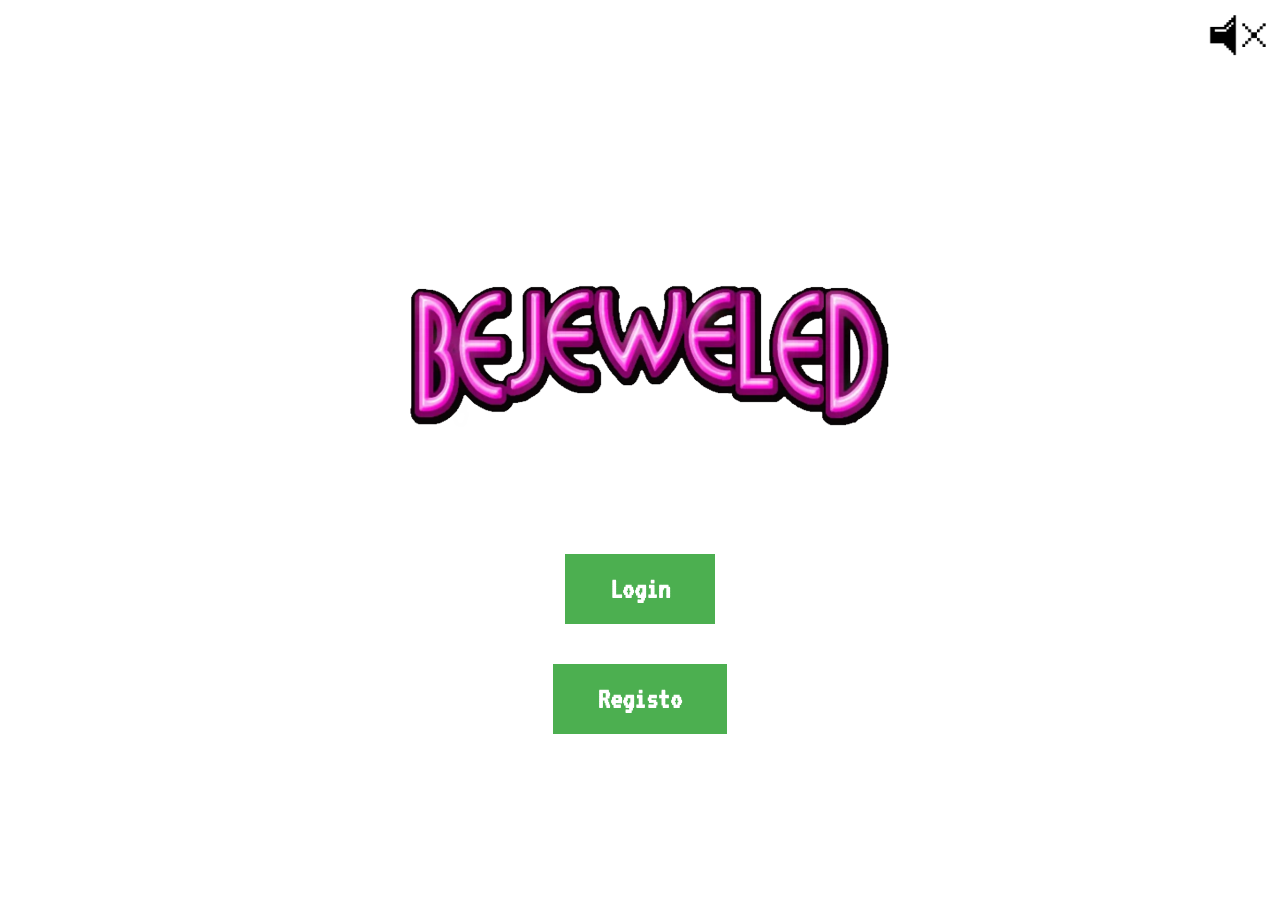
<file: index.html>
<!--
ITW 25/26 Grupo 50

David Coelho 65929 - PL 23
Miguel Horta 62208 - PL 23
Rodrigo Duarte 60354 - PL 23
-->

<!DOCTYPE html>
<html>
    <head>
        <title>Bejeweled</title>
        <link rel="preconnect" href="https://fonts.googleapis.com">
        <link rel="preconnect" href="https://fonts.gstatic.com" crossorigin>
        <link href="https://fonts.googleapis.com/css2?family=VT323&display=swap" rel="stylesheet">
        <link rel="stylesheet" href="CSS/styles.css">
    </head>
    <body>
        <audio class="bg-music" src="Media/music.mp3"></audio>
        <button type="button" class="music-toggle">
            <img class="music-toggle__icon" src="Media/mute.png" alt="">
        </button>
        <script src="JavaScript/scripts.js"></script>
        <div class="index-container">
            <img src="Media/logo.png" alt="Logo Bejeweled" class="logo">
            <a href="login.html" class="botoes-do-index">Login</a>
            <a href="registo.html" class="botoes-do-index">Registo</a>
        </div>
    </body>
</html>
</file>
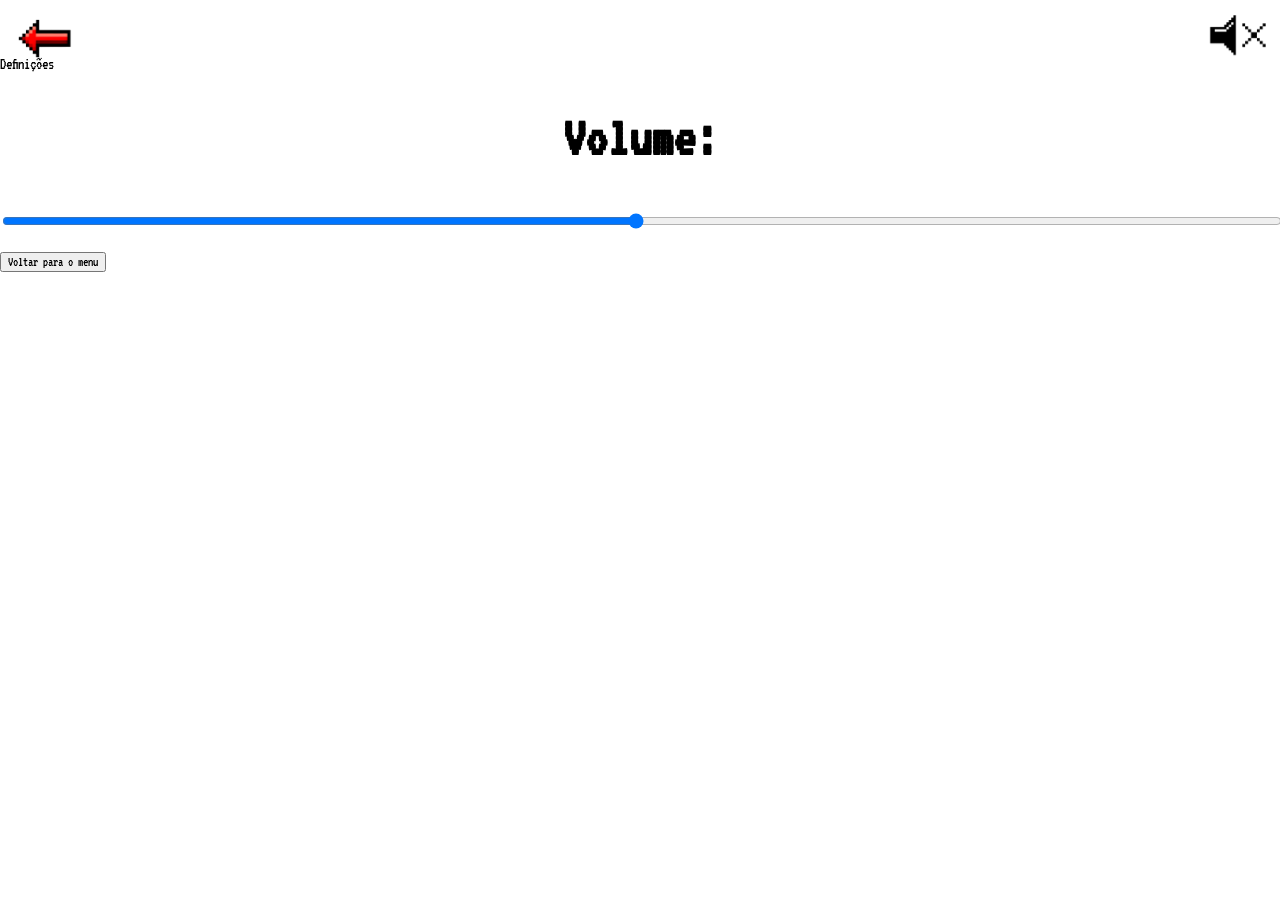
<file: Definicoes.html>
<html>
    <head>
        <title>Bejeweled - Definições</title>
        <link rel="preconnect" href="https://fonts.googleapis.com">
<link rel="preconnect" href="https://fonts.gstatic.com" crossorigin>
<link href="https://fonts.googleapis.com/css2?family=VT323&display=swap" rel="stylesheet">
        <link rel="stylesheet" href="CSS/styles.css">
    </head>

    <body>
        
        <a class="nav-back" href="menu.html"><img src="Media/seta_tras.png" alt="Voltar"></a>
        <audio class="bg-music" src="Media/music.mp3"></audio>
        <button type="button" class="music-toggle">
            <img class="music-toggle__icon" src="Media/mute.png" alt="">
        </button>
        <script src="JavaScript/scripts.js"></script>
        <header>
            <p id="titulo">Definições</p>
        </header>
        <h1>Volume:</h1>
        <input type="range" min="1" max="100" value="50" step="0.01">
        <a href="menu.html"><button>Voltar para o menu</button></a>
    </body>
</html>
</file>
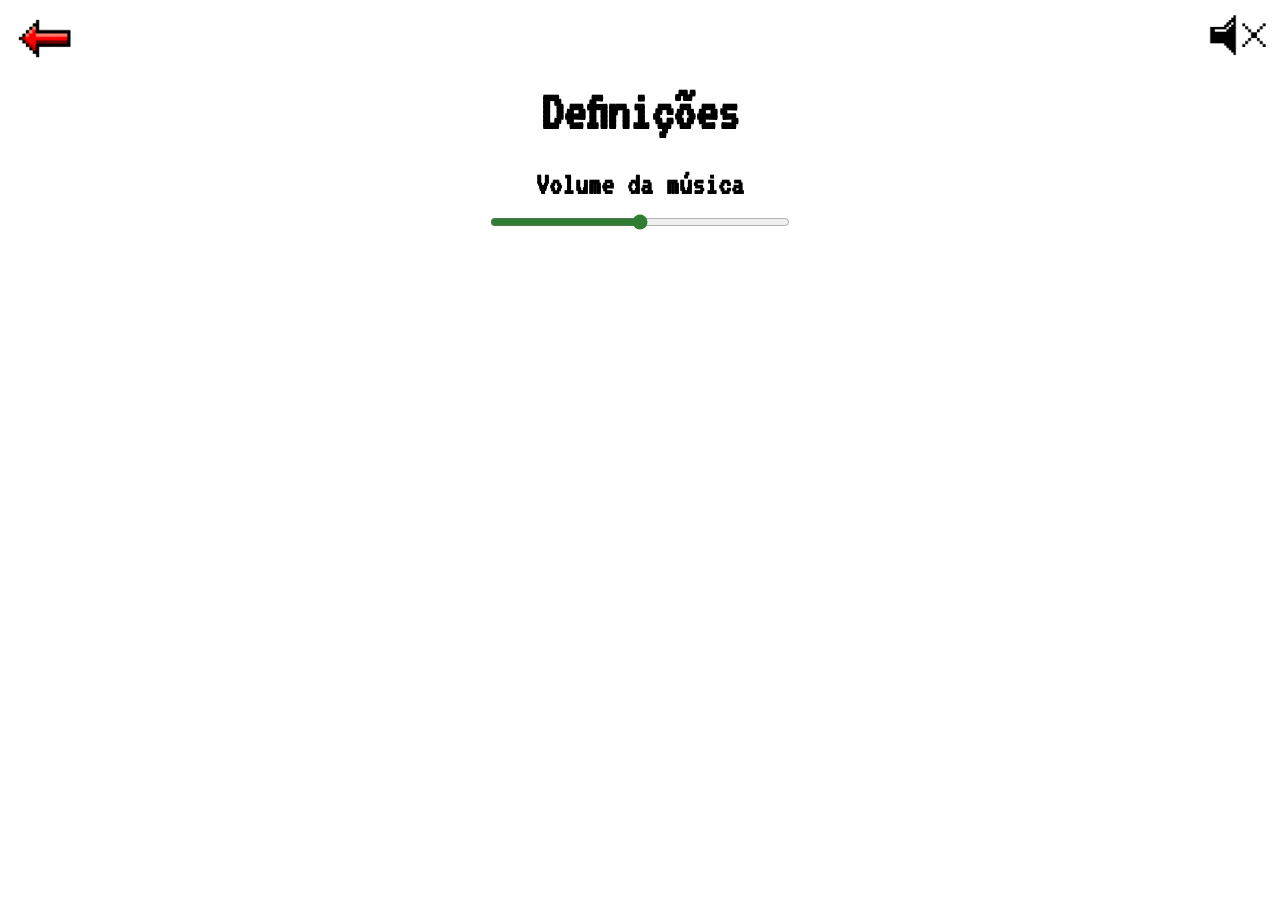
<file: definicoes.html>
<!--
ITW 25/26 Grupo 50

David Coelho 65929 - PL 23
Miguel Horta 62208 - PL 23
Rodrigo Duarte 60354 - PL 23
-->

<!DOCTYPE html>
<html lang="pt">
    <head>
        <title>Bejeweled - Definições</title>
        <meta charset="utf-8">
        <meta name="viewport" content="width=device-width, initial-scale=1.0">
        <link rel="preconnect" href="https://fonts.googleapis.com">
        <link rel="preconnect" href="https://fonts.gstatic.com" crossorigin>
        <link href="https://fonts.googleapis.com/css2?family=VT323&display=swap" rel="stylesheet">
        <link rel="stylesheet" href="CSS/styles.css">
    </head>
    <body>
        <a class="nav-back" href="menu.html"><img src="Media/seta_tras.png" alt="Voltar"></a>
        <audio class="bg-music" src="Media/music.mp3"></audio>
        <button type="button" class="music-toggle">
            <img class="music-toggle__icon" src="Media/mute.png" alt="">
        </button>

        <div class="definicoes-pagina">
            <h1 class="definicoes-titulo">Definições</h1>

            <div class="volume-bloco">
                <label for="volume-slider">Volume da música</label>
                <input type="range" id="volume-slider" class="volume-slider" min="0" max="100" value="50" step="1">
            </div>
 
        </div>

        <script src="JavaScript/scripts.js"></script>
    </body>
</html>
</file>
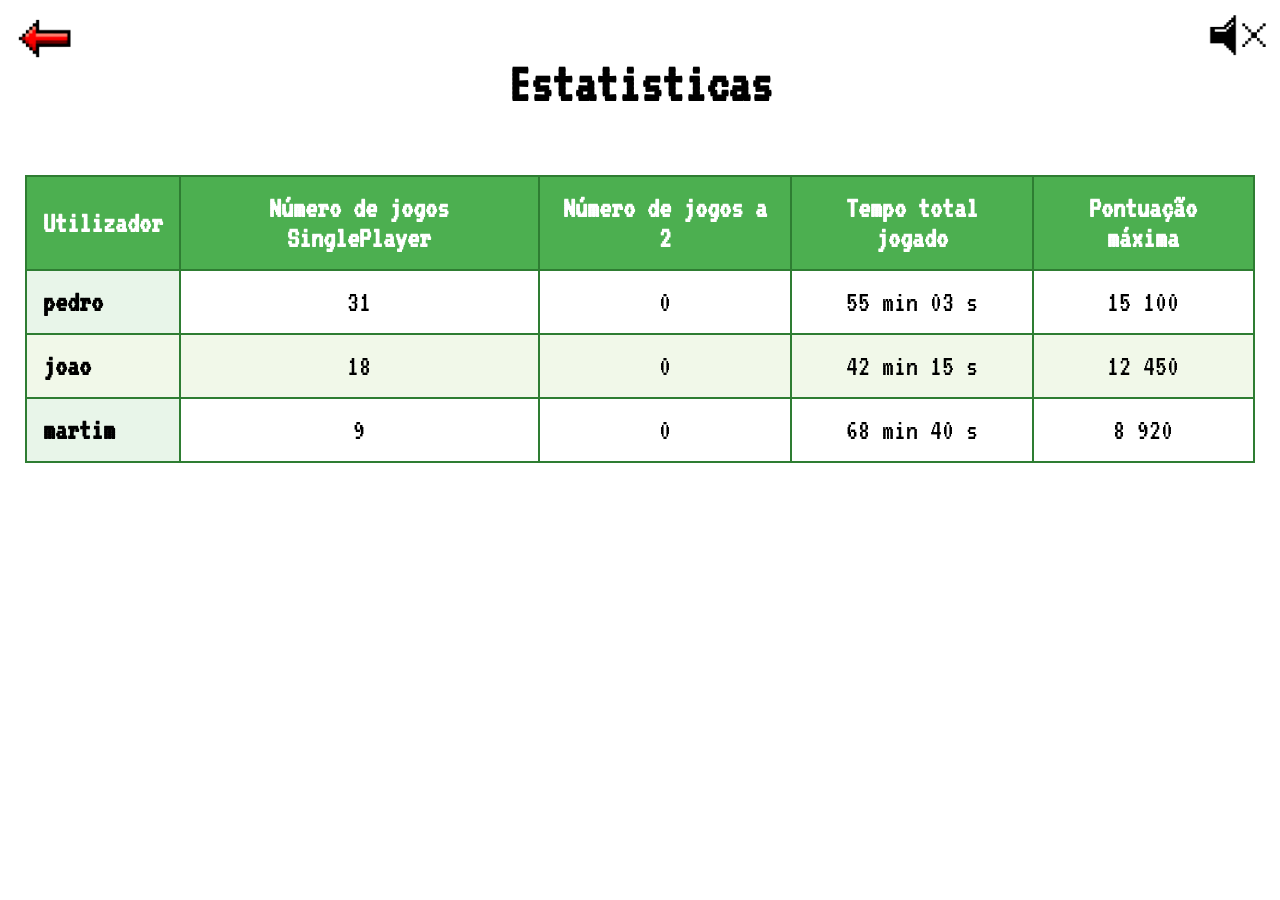
<file: estatisticas.html>
<!--
ITW 25/26 Grupo 50

David Coelho 65929 - PL 23
Miguel Horta 62208 - PL 23
Rodrigo Duarte 60354 - PL 23
-->

<html>
    <head>
        <title>Bejeweled - Estatisticas</title>
<link rel="preconnect" href="https://fonts.googleapis.com">
<link rel="preconnect" href="https://fonts.gstatic.com" crossorigin>
<link href="https://fonts.googleapis.com/css2?family=VT323&display=swap" rel="stylesheet">
        <link rel="stylesheet" href="CSS/styles.css">
    </head>

    <body>
        
        <a class="nav-back" href="menu.html"><img src="Media/seta_tras.png" alt="Voltar"></a>
        <audio class="bg-music" src="Media/music.mp3"></audio>
        <button type="button" class="music-toggle">
            <img class="music-toggle__icon" src="Media/mute.png" alt="">
        </button>
        <header class="estatisticas-header">
            <h1>Estatisticas</h1>
        </header>

        <main class="estatisticas-main">
            <div class="estatisticas-tabela-wrap">
                <table class="estatisticas-tabela">
                    <thead>
                        <tr>
                            <th scope="col">Utilizador</th>
                            <th scope="col">Número de jogos SinglePlayer</th>
                            <th scope="col">Número de jogos a 2</th>
                            <th scope="col">Tempo total jogado</th>
                            <th scope="col">Pontuação máxima</th>
                        </tr>
                    </thead>
                    <tbody></tbody>
                    
                </table>
            </div>
        </main>

        <script src="JavaScript/scripts.js"></script>
</body>
</html>
</file>
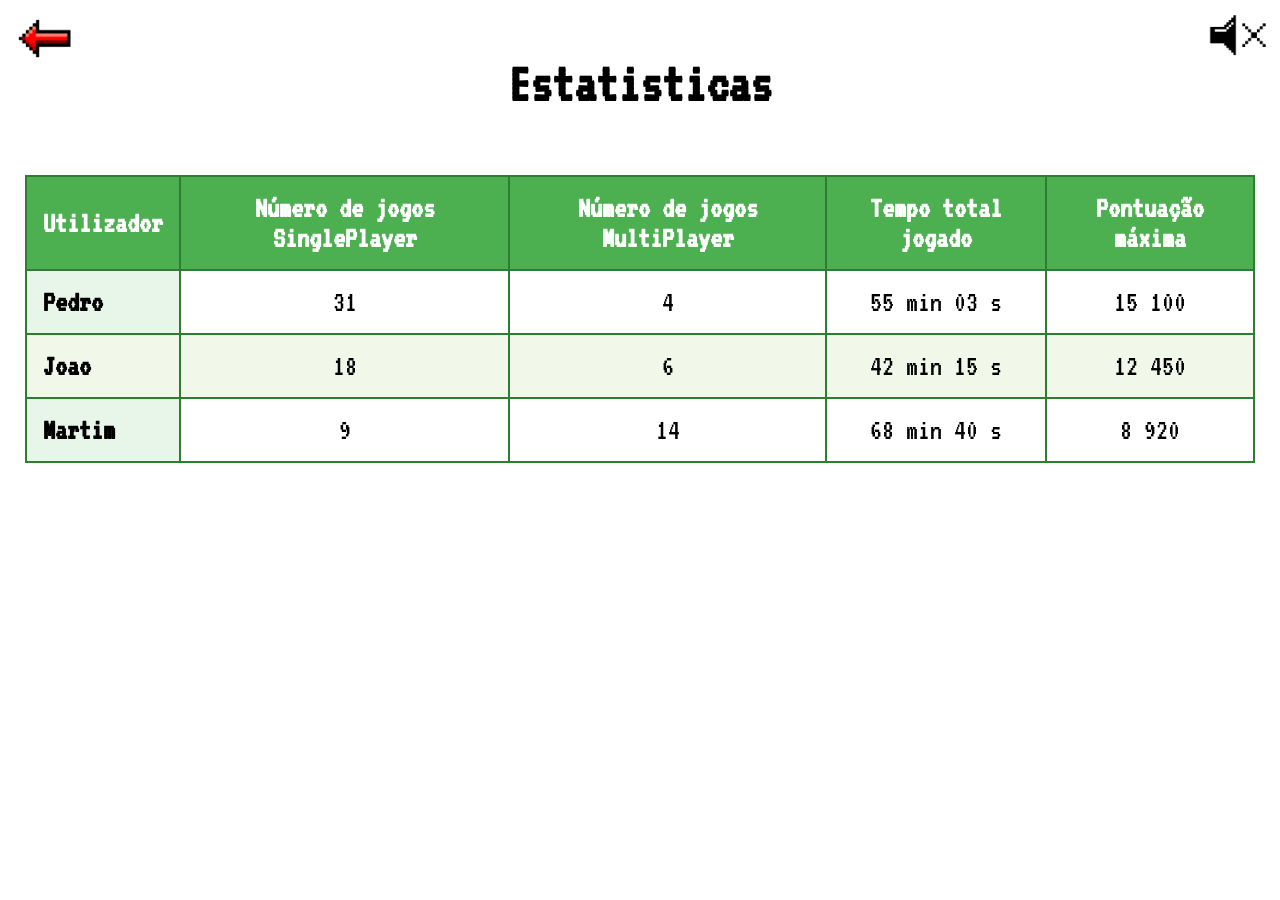
<file: Estatisticas.html>
<html>
    <head>
        <title>Bejeweled - Estatisticas</title>
<link rel="preconnect" href="https://fonts.googleapis.com">
<link rel="preconnect" href="https://fonts.gstatic.com" crossorigin>
<link href="https://fonts.googleapis.com/css2?family=VT323&display=swap" rel="stylesheet">
        <link rel="stylesheet" href="CSS/styles.css">
    </head>

    <body>
        
        <a class="nav-back" href="menu.html"><img src="Media/seta_tras.png" alt="Voltar"></a>
        <audio class="bg-music" src="Media/music.mp3"></audio>
        <button type="button" class="music-toggle">
            <img class="music-toggle__icon" src="Media/mute.png" alt="">
        </button>
        <script src="JavaScript/scripts.js"></script>
        <header>
            <h1>Estatisticas</h1>
        </header>

        <main class="estatisticas-main">
            <div class="estatisticas-tabela-wrap">
                <table class="estatisticas-tabela">
                    <thead>
                        <tr>
                            <th scope="col">Utilizador</th>
                            <th scope="col">Número de jogos SinglePlayer</th>
                            <th scope="col">Número de jogos MultiPlayer</th>
                            <th scope="col">Tempo total jogado</th>
                            <th scope="col">Pontuação máxima</th>
                        </tr>
                    </thead>
                    <tbody>
                        <tr>
                            <th scope="row">Pedro</th>
                            <td>31</td>
                            <td>4</td>
                            <td>55 min 03 s</td>
                            <td>15 100</td>
                        </tr>
                        <tr>
                            <th scope="row">Joao</th>
                            <td>18</td>
                            <td>6</td>
                            <td>42 min 15 s</td>
                            <td>12 450</td>
                        </tr>
                        <tr>
                            <th scope="row">Martim</th>
                            <td>9</td>
                            <td>14</td>
                            <td>68 min 40 s</td>
                            <td>8 920</td>
                        </tr>
                    </tbody>
                    
                </table>
            </div>
        </main>

    </body>
</html>
</file>
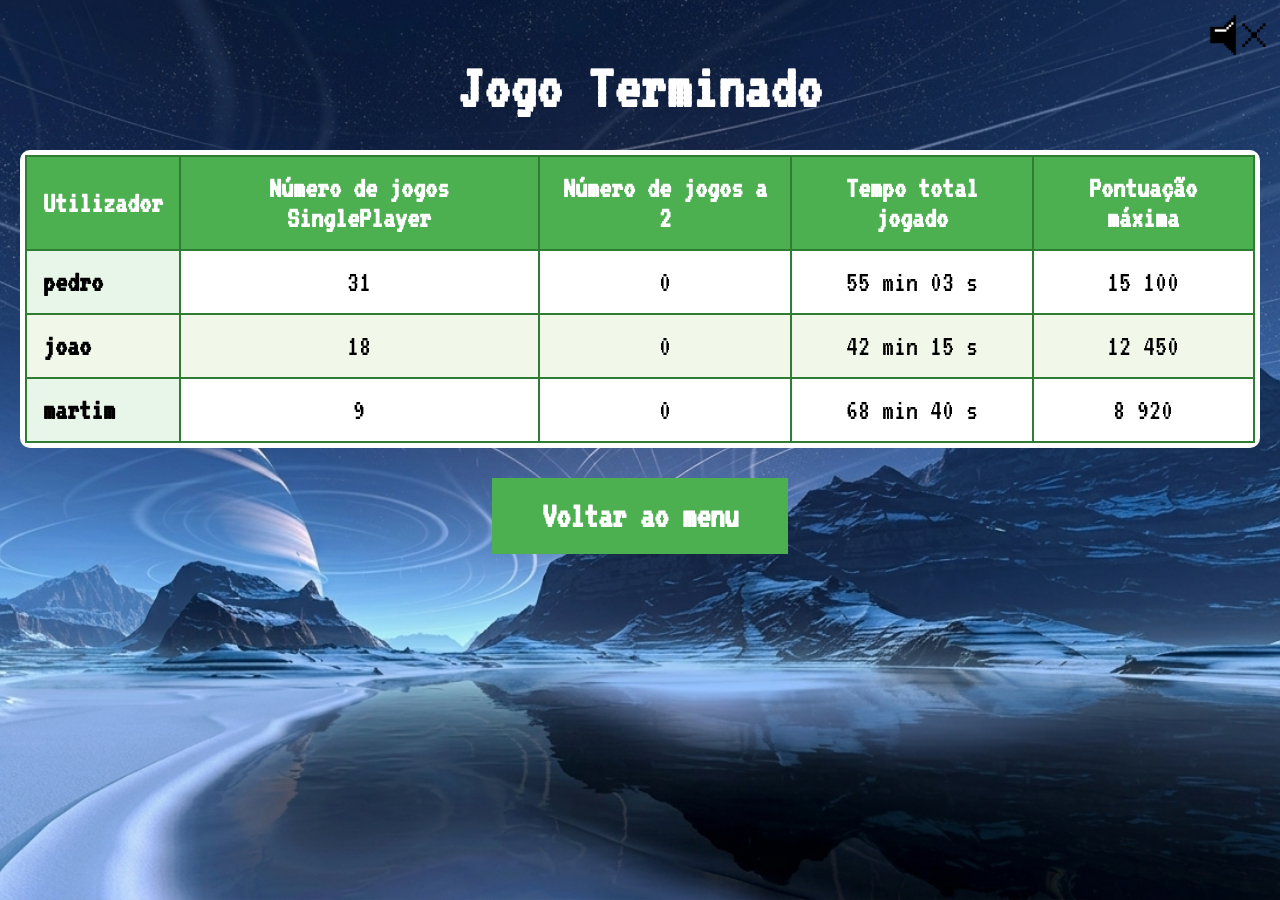
<file: jogo-terminado.html>
<!--
ITW 25/26 Grupo 50

David Coelho 65929 - PL 23
Miguel Horta 62208 - PL 23
Rodrigo Duarte 60354 - PL 23
-->

<!DOCTYPE html>
<html>
<head>
    <title>Bejeweled - Jogo Terminado</title>
    <link rel="preconnect" href="https://fonts.googleapis.com">
    <link rel="preconnect" href="https://fonts.gstatic.com" crossorigin>
    <link href="https://fonts.googleapis.com/css2?family=VT323&display=swap" rel="stylesheet">
    <link rel="stylesheet" href="CSS/styles.css">
</head>
<body class="pagina-jogo-terminado">
    
    <audio class="bg-music" src="Media/music.mp3"></audio>
    <button type="button" class="music-toggle">
        <img class="music-toggle__icon" src="Media/mute.png" alt="">
    </button>

    <div class="jogo-terminado-container">
        <h1 class="jogo-terminado-titulo">Jogo Terminado</h1>
        
        <div class="estatisticas-tabela-wrap">
            <table class="estatisticas-tabela">
                <thead>
                    <tr>
                        <th scope="col">Utilizador</th>
                        <th scope="col">Número de jogos SinglePlayer</th>
                        <th scope="col">Número de jogos a 2</th>
                        <th scope="col">Tempo total jogado</th>
                        <th scope="col">Pontuação máxima</th>
                    </tr>
                </thead>
                <tbody></tbody>
            </table>
        </div>

        <a href="menu.html" class="botao-voltar-menu">Voltar ao menu</a>
    </div>
    <script src="JavaScript/scripts.js"></script>
</body>
</html>
</file>
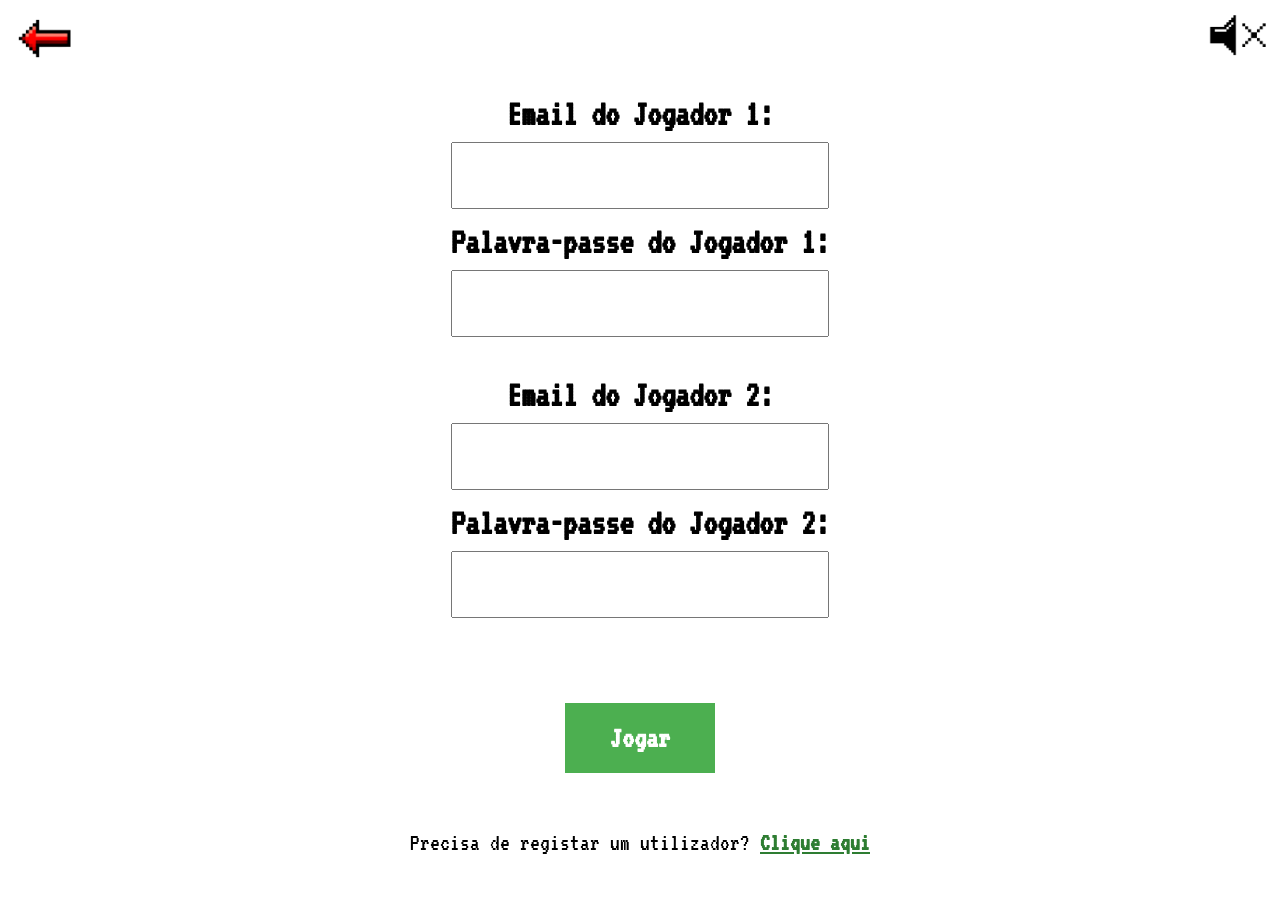
<file: login-dois-jogadores.html>
<!--
ITW 25/26 Grupo 50

David Coelho 65929 - PL 23
Miguel Horta 62208 - PL 23
Rodrigo Duarte 60354 - PL 23
-->

<!DOCTYPE html>
<html>
<head>
    <title>Bejeweled - Dois Jogadores</title>
    <meta name="viewport" content="width=device-width, initial-scale=1.0">
    <link rel="preconnect" href="https://fonts.googleapis.com">
    <link rel="preconnect" href="https://fonts.gstatic.com" crossorigin>
    <link href="https://fonts.googleapis.com/css2?family=VT323&display=swap" rel="stylesheet">
    <link rel="stylesheet" href="CSS/styles.css">
</head>
<body>
    <a class="nav-back" href="menu.html"><img src="Media/seta_tras.png" alt="Voltar"></a>
    <audio class="bg-music" src="Media/music.mp3"></audio>
    <button type="button" class="music-toggle">
        <img class="music-toggle__icon" src="Media/mute.png" alt="">
    </button>

    <div class="index-container pagina-login-dois">
        <form id="form-login-dois">
            <label for="email-jogador1">Email do Jogador 1:</label>
            <input type="email" id="email-jogador1" name="email-jogador1">

            <label for="password-jogador1">Palavra-passe do Jogador 1:</label>
            <input type="password" id="password-jogador1" name="password-jogador1">

            <div class="espaco-login-dois"></div>

            <label for="email-jogador2">Email do Jogador 2:</label>
            <input type="email" id="email-jogador2" name="email-jogador2">

            <label for="password-jogador2">Palavra-passe do Jogador 2:</label>
            <input type="password" id="password-jogador2" name="password-jogador2">
        </form>

        <div class="login-actions">
            <button type="button" id="btn-login-dois" class="botao-login">Jogar</button>
        </div>

        <p class="texto-registar-dois">Precisa de registar um utilizador? <a href="registo.html">Clique aqui</a></p>
    </div>

    <script src="JavaScript/scripts.js"></script>
</body>
</html>
</file>
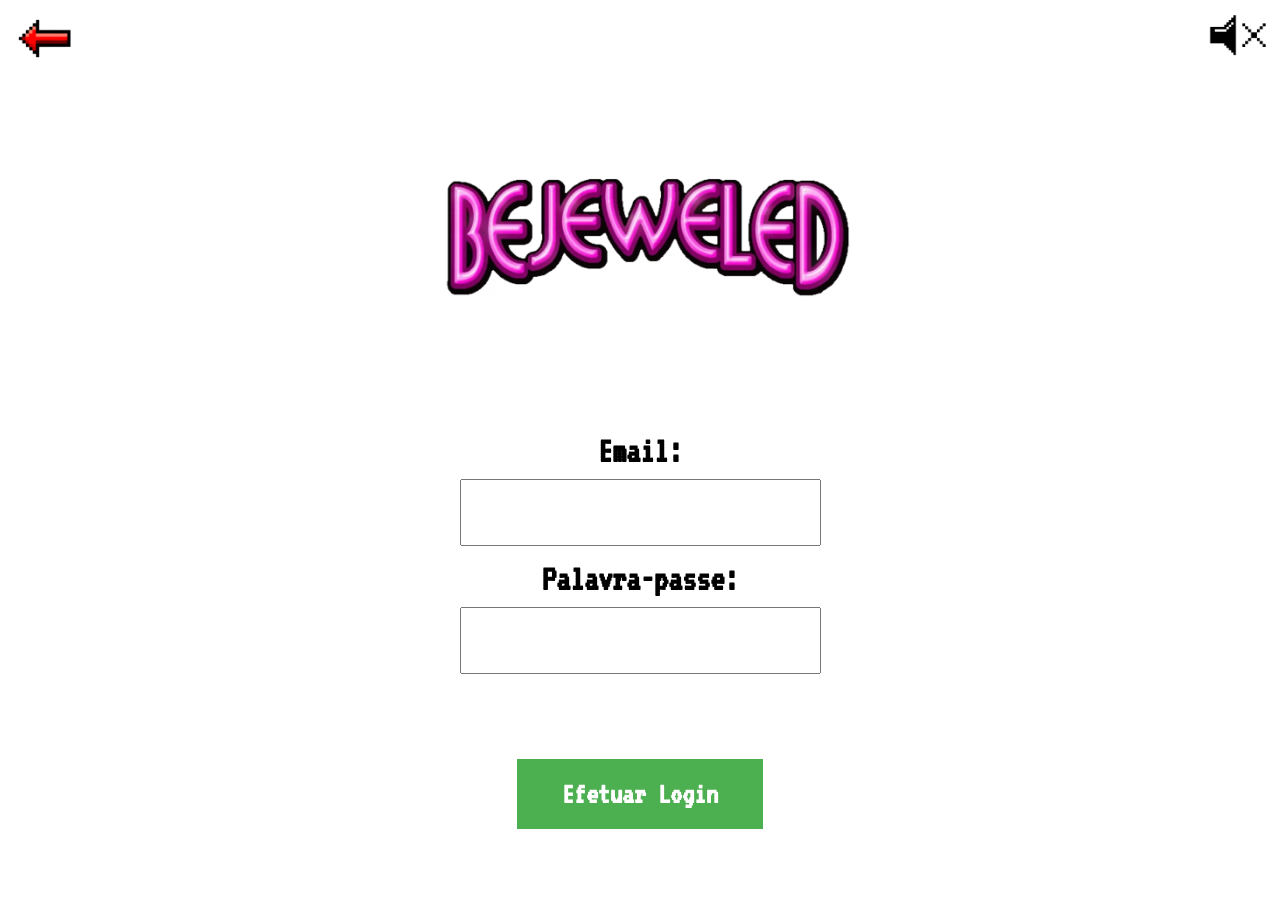
<file: login.html>
<!--
ITW 25/26 Grupo 50

David Coelho 65929 - PL 23
Miguel Horta 62208 - PL 23
Rodrigo Duarte 60354 - PL 23
-->

<!DOCTYPE html>
<html>
    <head>
        <title>Bejeweled</title>
        <link rel="preconnect" href="https://fonts.googleapis.com">
        <link rel="preconnect" href="https://fonts.gstatic.com" crossorigin>
        <link href="https://fonts.googleapis.com/css2?family=VT323&display=swap" rel="stylesheet">
        <link rel="stylesheet" href="CSS/styles.css">
    </head>
    <body>
        
        <a class="nav-back" href="index.html"><img src="Media/seta_tras.png" alt="Voltar"></a>
        <audio class="bg-music" src="Media/music.mp3"></audio>
        <button type="button" class="music-toggle">
            <img class="music-toggle__icon" src="Media/mute.png" alt="">
        </button>
        
        <div class="index-container">
            <img src="Media/logo.png" alt="Logo Bejeweled" class="logo-login">
        

        
        
            <form id="form-login">
            <label for="email">Email: </label>
            <input type="email" id="email" name="email">
        
            <label for="password">Palavra-passe: </label>
            <input type="password" id="password" name="password"> 

            
            </form>

            
            <div class="login-actions">
                <button type="button" id="btn-login" class="botao-login">Efetuar Login</button>
            </div>
        </div>
        <script src="JavaScript/scripts.js"></script>
    </body>
</html>
</file>
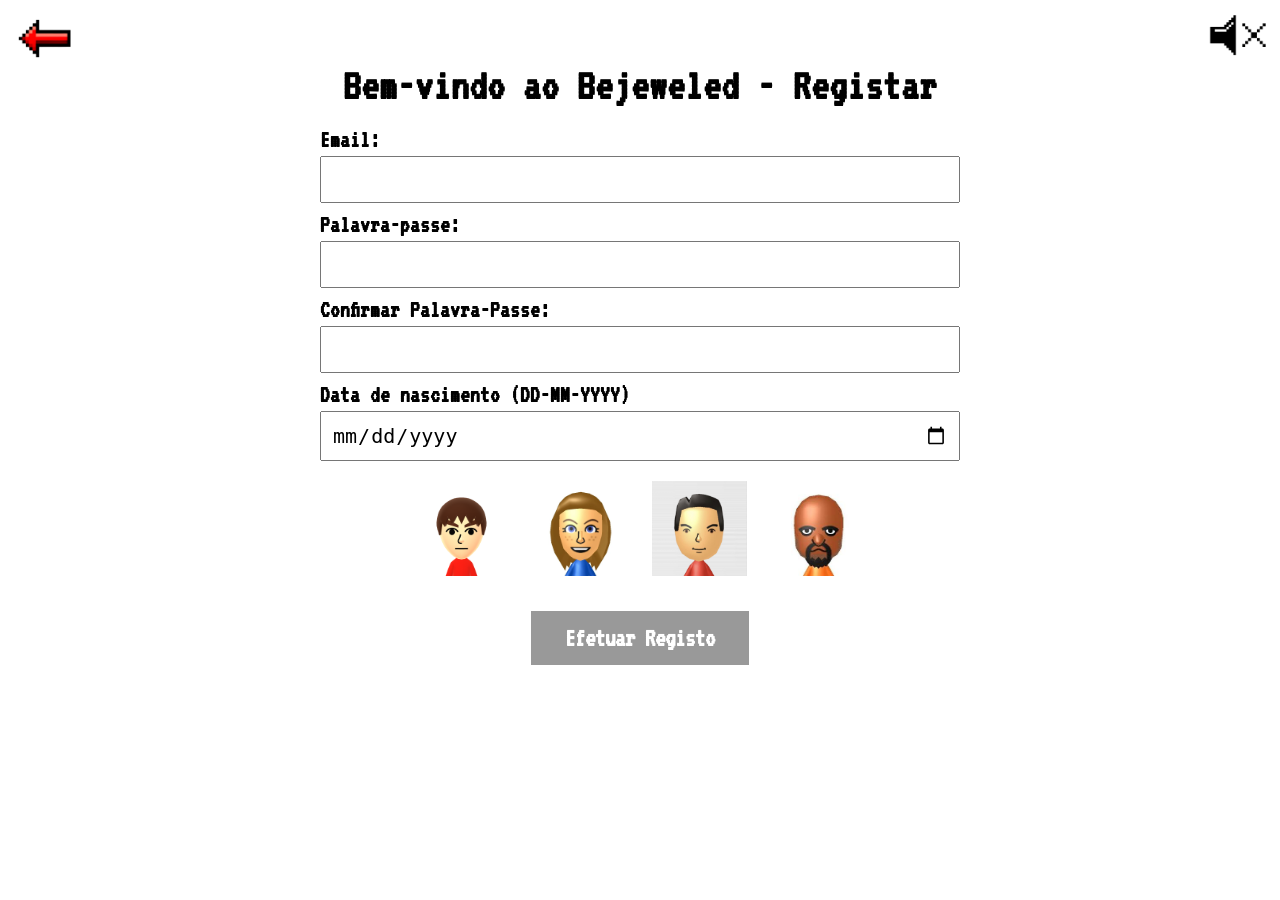
<file: registo.html>
<!--
ITW 25/26 Grupo 50

David Coelho 65929 - PL 23
Miguel Horta 62208 - PL 23
Rodrigo Duarte 60354 - PL 23
-->

<!DOCTYPE html>
<html>
    <head>
        <title>Bejeweled</title>
        <link rel="preconnect" href="https://fonts.googleapis.com">
        <link rel="preconnect" href="https://fonts.gstatic.com" crossorigin>
        <link href="https://fonts.googleapis.com/css2?family=VT323&display=swap" rel="stylesheet">
        <link rel="stylesheet" href="CSS/styles.css">
    </head>
    <body class="pagina-registo">
        
        <a class="nav-back" href="index.html"><img src="Media/seta_tras.png" alt="Voltar"></a>
        <audio class="bg-music" src="Media/music.mp3"></audio>
        <button type="button" class="music-toggle">
            <img class="music-toggle__icon" src="Media/mute.png" alt="">
        </button>
        <h1>Bem-vindo ao Bejeweled - Registar</h1>
        
        <div id="registo"></div> 
            
        <form>
            <label for="email">Email: </label>
            <input type="email" id="email" name="email">
        
            <label for="password">Palavra-passe: </label>
            <input type="password" id="password" name="password"> 
        
            <label for="password2">Confirmar Palavra-Passe: </label>
            <input type="password" id="password2" name="password2"> 
        
            <label for="data-de-nascimento">Data de nascimento (DD-MM-YYYY) </label>
            <input type="date" id="data-de-nascimento" name="data-de-nascimento" min="1909-01-01" max="2026-12-31">
            

            <div class="avatar-container">
                <div class="avatares">
                    <label class="avatar">
                        <input type="radio" name="avatar" value="a.png" required>
                        <img src="Media/a.png" alt="avatar a">
                    </label>
                    <label class="avatar">
                        <input type="radio" name="avatar" value="b.png">
                        <img src="Media/b.png" alt="avatar b">
                    </label>
                    <label class="avatar">
                        <input type="radio" name="avatar" value="c.png">
                        <img src="Media/c.png" alt="avatar c">
                    </label>
                    <label class="avatar">
                        <input type="radio" name="avatar" value="d.png">
                        <img src="Media/d.png" alt="avatar d">
                    </label>
                    <!--  -->
                </div>
            </div>
            <div class="botao-registo-container">
                <button type="button" id="btn-registo" class="botoes-do-registo" disabled>Efetuar Registo</button>
            </div>
        </form>

        <script src="JavaScript/scripts.js"></script>
    </body>
</html>
</file>
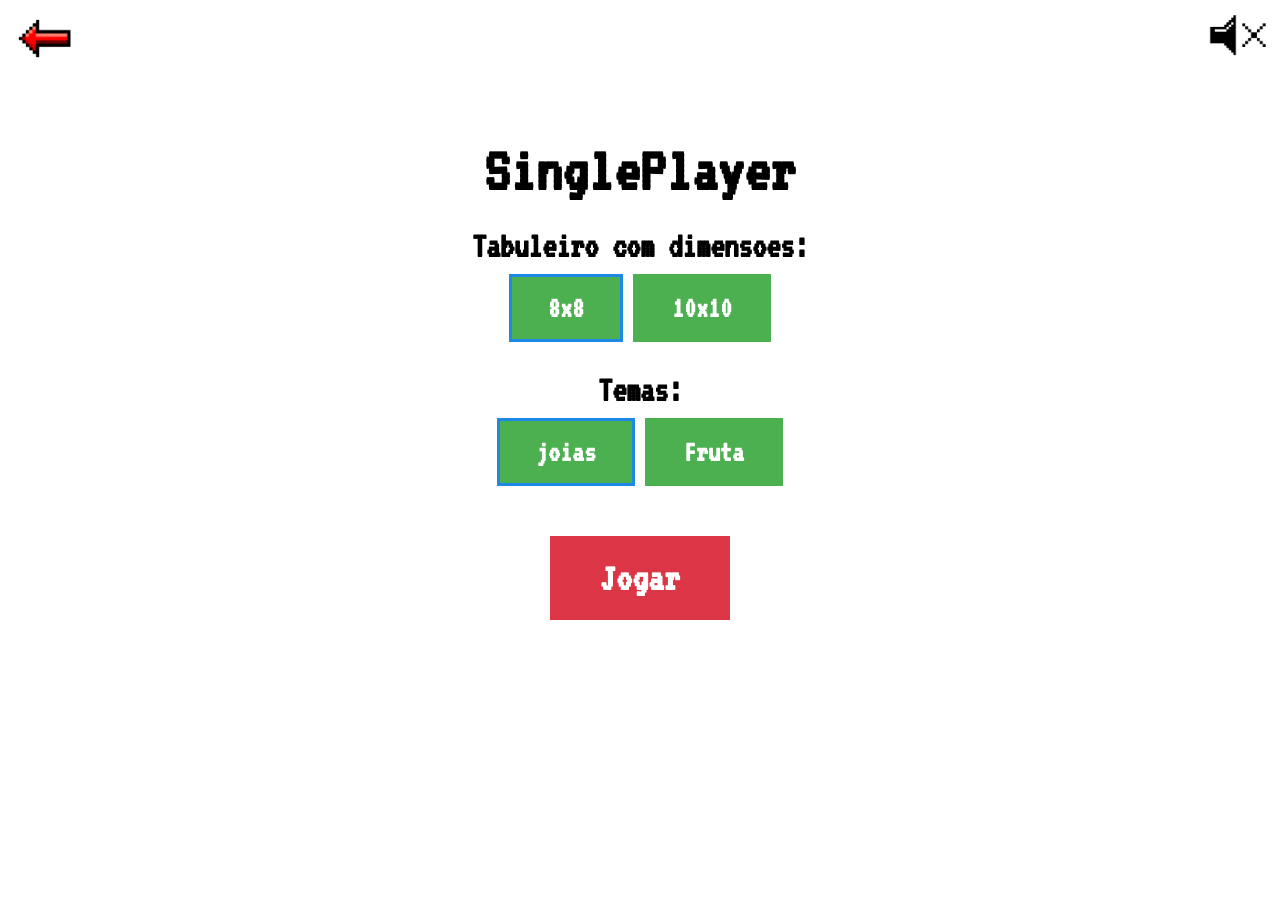
<file: singleplayer.html>
<!--
ITW 25/26 Grupo 50

David Coelho 65929 - PL 23
Miguel Horta 62208 - PL 23
Rodrigo Duarte 60354 - PL 23
-->

<!DOCTYPE html>
<html>
    <head>
        <title>Bejeweled - Single Player</title>
        <meta name="viewport" content="width=device-width, initial-scale=1.0">
        <link rel="preconnect" href="https://fonts.googleapis.com">
        <link rel="preconnect" href="https://fonts.gstatic.com" crossorigin>
        <link href="https://fonts.googleapis.com/css2?family=VT323&display=swap" rel="stylesheet">
        <link rel="stylesheet" href="CSS/styles.css">
    </head>
    <body>
        
        <a class="nav-back" href="menu.html"><img src="Media/seta_tras.png" alt="Voltar"></a>
        <audio class="bg-music" src="Media/music.mp3"></audio>
        <button type="button" class="music-toggle">
            <img class="music-toggle__icon" src="Media/mute.png" alt="">
        </button>
        <script src="JavaScript/scripts.js"></script>
        <div class="singleplayer-container">
            <h1 class="singleplayer-title">SinglePlayer</h1>
            
            <div class="singleplayer-option">
                <span class="singleplayer-label">Tabuleiro com dimensoes:</span>
                <div class="grupo-itens-selecionaveis">
                    <label class="item-selecionavel-singleplayer">
                        <input type="radio" name="dimensao-tabuleiro" class="item-selecionavel-singleplayer__entrada" checked>
                        <span class="item-selecionavel-singleplayer__face">8x8</span>
                    </label>
                    <label class="item-selecionavel-singleplayer">
                        <input type="radio" name="dimensao-tabuleiro" class="item-selecionavel-singleplayer__entrada">
                        <span class="item-selecionavel-singleplayer__face">10x10</span>
                    </label>
                </div>
            </div>

            <div class="singleplayer-option">
                <span class="singleplayer-label">Temas:</span>
                <div class="grupo-itens-selecionaveis">
                    <label class="item-selecionavel-singleplayer">
                        <input type="radio" name="tema-jogo" class="item-selecionavel-singleplayer__entrada" checked>
                        <span class="item-selecionavel-singleplayer__face">joias</span>
                    </label>
                    <label class="item-selecionavel-singleplayer">
                        <input type="radio" name="tema-jogo" class="item-selecionavel-singleplayer__entrada">
                        <span class="item-selecionavel-singleplayer__face">Fruta</span>
                    </label>
                </div>
            </div>

            <button type="button" class="botao-jogar-singleplayer" onclick="window.location.href='tabuleiro.html'">Jogar</button>
        </div>
    </body>
</html>
</file>
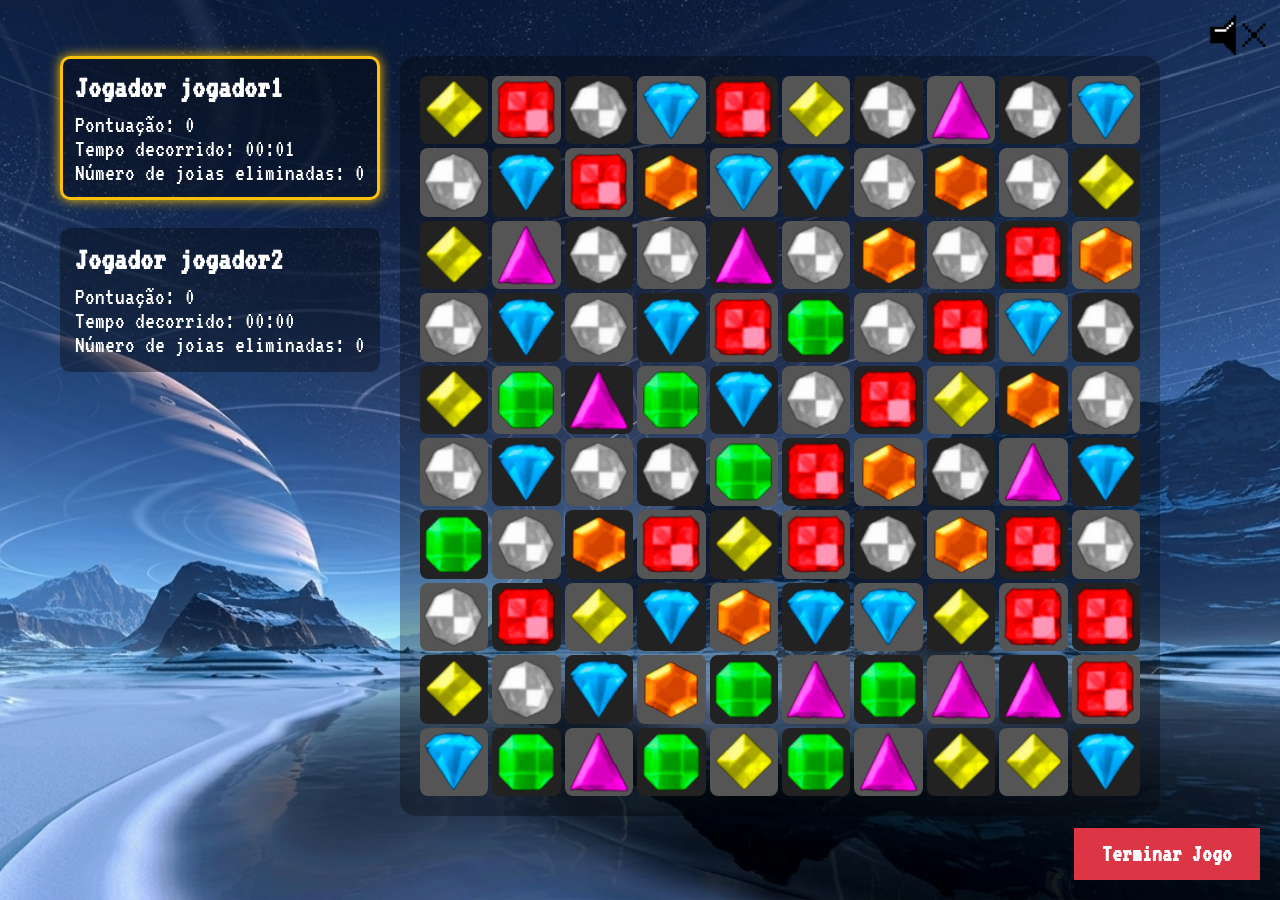
<file: tabuleiro-dois-jogadores.html>
<!--
ITW 25/26 Grupo 50

David Coelho 65929 - PL 23
Miguel Horta 62208 - PL 23
Rodrigo Duarte 60354 - PL 23
-->

<!DOCTYPE html>
<html>
<head>
    <title>Bejeweled - Dois Jogadores</title>
    <meta name="viewport" content="width=device-width, initial-scale=1.0">
    <link rel="preconnect" href="https://fonts.googleapis.com">
    <link rel="preconnect" href="https://fonts.gstatic.com" crossorigin>
    <link href="https://fonts.googleapis.com/css2?family=VT323&display=swap" rel="stylesheet">
    <link href="CSS/styles.css" rel="stylesheet">
</head>
<body class="pagina-tabuleiro pagina-tabuleiro-dois">
    <audio class="bg-music" src="Media/music.mp3"></audio>
    <button type="button" class="music-toggle">
        <img class="music-toggle__icon" src="Media/mute.png" alt="">
    </button>
    <button type="button" id="btn-terminar-jogo-dois" class="botao-terminar-jogo">Terminar Jogo</button>

    <div class="jogo-container jogo-container-dois">
        <div class="stats-bloco stats-bloco-dois">
            <div class="jogador-dois-caixa jogador-ativo" id="caixa-jogador1">
                <h2 id="nome-jogador1">Jogador 1</h2>
                <div id="pontos-jogador1">Pontuação: 0</div>
                <div id="tempo-jogador1">Tempo decorrido: 00:00</div>
                <div id="joias-jogador1">Número de joias eliminadas: 0</div>
            </div>

            <div class="jogador-dois-caixa" id="caixa-jogador2">
                <h2 id="nome-jogador2">Jogador 2</h2>
                <div id="pontos-jogador2">Pontuação: 0</div>
                <div id="tempo-jogador2">Tempo decorrido: 00:00</div>
                <div id="joias-jogador2">Número de joias eliminadas: 0</div>
            </div>
        </div>

        <div class="tabuleiro-wrapper">
            <div class="tabuleiro-grid-dois"></div>
        </div>
    </div>

    <script src="JavaScript/scripts.js"></script>
</body>
</html>
</file>
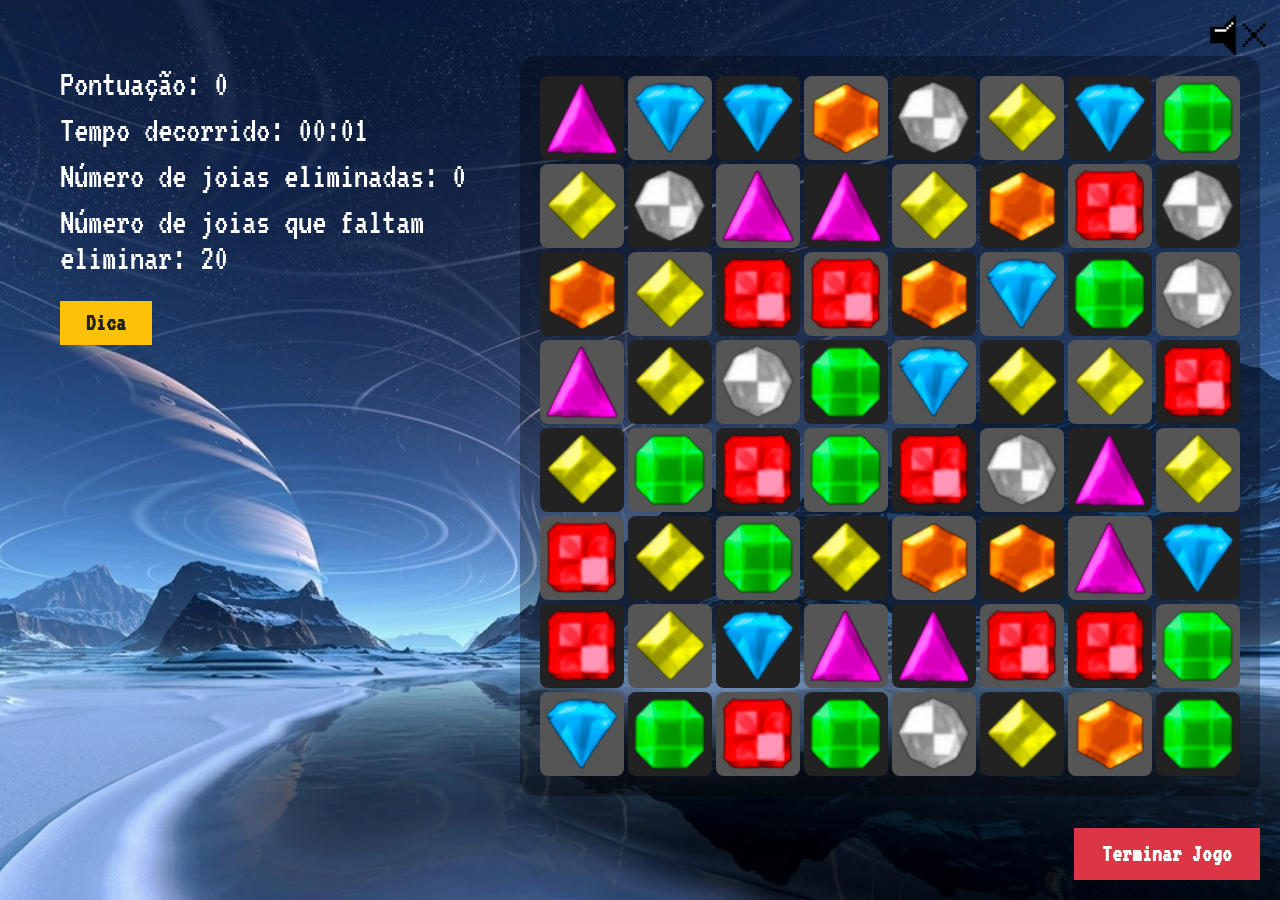
<file: tabuleiro.html>
<!--
ITW 25/26 Grupo 50

David Coelho 65929 - PL 23
Miguel Horta 62208 - PL 23
Rodrigo Duarte 60354 - PL 23
-->

<!DOCTYPE html>
<html>
<head>
    <title id="pontos">Bejeweled</title>
    <link rel="preconnect" href="https://fonts.googleapis.com">
    <link rel="preconnect" href="https://fonts.gstatic.com" crossorigin>
    <link href="https://fonts.googleapis.com/css2?family=VT323&display=swap" rel="stylesheet">
    <link href="CSS/styles.css" rel="stylesheet">
</head>
<body class="pagina-tabuleiro">
    <audio class="bg-music" src="Media/music.mp3"></audio>
    <button type="button" class="music-toggle">
        <img class="music-toggle__icon" src="Media/mute.png" alt="">
    </button>
    <button type="button" id="btn-terminar-jogo" class="botao-terminar-jogo">Terminar Jogo</button>

    <div class="jogo-container">
        <div class="stats-bloco">
            <div class="stats-item">Pontuação: 0</div>
            <div class="stats-item">Tempo decorrido: 00:00</div>
            <div class="stats-item">Número de joias eliminadas: 0</div>
            <div class="stats-item">Número de joias que faltam eliminar: 20</div>
            <button type="button" id="btn-dica" class="botao-dica">Dica</button>
        </div>

        <div class="tabuleiro-wrapper">
        <div class="tabuleiro-grid">
            <!-- Linha 1 -->
            <div class="celula-tabuleiro"><img class="joia-imagem" src="Media/joia_vermelha.png" alt="joia"></div>
            <div class="celula-tabuleiro"><img class="joia-imagem" src="Media/joia_laranja.png" alt="joia"></div>
            <div class="celula-tabuleiro"><img class="joia-imagem" src="Media/joia_amarela.png" alt="joia"></div>
            <div class="celula-tabuleiro"><img class="joia-imagem" src="Media/joia_verde.png" alt="joia"></div>
            <div class="celula-tabuleiro"><img class="joia-imagem" src="Media/joia_azul.png" alt="joia"></div>
            <div class="celula-tabuleiro"><img class="joia-imagem" src="Media/joia_rosa.png" alt="joia"></div>
            <div class="celula-tabuleiro"><img class="joia-imagem" src="Media/joia_cinzenta.png" alt="joia"></div>
            <div class="celula-tabuleiro"><img class="joia-imagem" src="Media/joia_vermelha.png" alt="joia"></div>
            <!-- Linha 2 -->
            <div class="celula-tabuleiro"><img class="joia-imagem" src="Media/joia_laranja.png" alt="joia"></div>
            <div class="celula-tabuleiro"><img class="joia-imagem" src="Media/joia_amarela.png" alt="joia"></div>
            <div class="celula-tabuleiro"><img class="joia-imagem" src="Media/joia_verde.png" alt="joia"></div>
            <div class="celula-tabuleiro"><img class="joia-imagem" src="Media/joia_azul.png" alt="joia"></div>
            <div class="celula-tabuleiro"><img class="joia-imagem" src="Media/joia_rosa.png" alt="joia"></div>
            <div class="celula-tabuleiro"><img class="joia-imagem" src="Media/joia_cinzenta.png" alt="joia"></div>
            <div class="celula-tabuleiro"><img class="joia-imagem" src="Media/joia_vermelha.png" alt="joia"></div>
            <div class="celula-tabuleiro"><img class="joia-imagem" src="Media/joia_laranja.png" alt="joia"></div>
            <!-- Linha 3 -->
            <div class="celula-tabuleiro"><img class="joia-imagem" src="Media/joia_amarela.png" alt="joia"></div>
            <div class="celula-tabuleiro"><img class="joia-imagem" src="Media/joia_verde.png" alt="joia"></div>
            <div class="celula-tabuleiro"><img class="joia-imagem" src="Media/joia_azul.png" alt="joia"></div>
            <div class="celula-tabuleiro"><img class="joia-imagem" src="Media/joia_rosa.png" alt="joia"></div>
            <div class="celula-tabuleiro"><img class="joia-imagem" src="Media/joia_cinzenta.png" alt="joia"></div>
            <div class="celula-tabuleiro"><img class="joia-imagem" src="Media/joia_vermelha.png" alt="joia"></div>
            <div class="celula-tabuleiro"><img class="joia-imagem" src="Media/joia_laranja.png" alt="joia"></div>
            <div class="celula-tabuleiro"><img class="joia-imagem" src="Media/joia_amarela.png" alt="joia"></div>
            <!-- Linha 4 -->
            <div class="celula-tabuleiro"><img class="joia-imagem" src="Media/joia_verde.png" alt="joia"></div>
            <div class="celula-tabuleiro"><img class="joia-imagem" src="Media/joia_azul.png" alt="joia"></div>
            <div class="celula-tabuleiro"><img class="joia-imagem" src="Media/joia_rosa.png" alt="joia"></div>
            <div class="celula-tabuleiro"><img class="joia-imagem" src="Media/joia_cinzenta.png" alt="joia"></div>
            <div class="celula-tabuleiro"><img class="joia-imagem" src="Media/joia_vermelha.png" alt="joia"></div>
            <div class="celula-tabuleiro"><img class="joia-imagem" src="Media/joia_laranja.png" alt="joia"></div>
            <div class="celula-tabuleiro"><img class="joia-imagem" src="Media/joia_amarela.png" alt="joia"></div>
            <div class="celula-tabuleiro"><img class="joia-imagem" src="Media/joia_verde.png" alt="joia"></div>
            <!-- Linha 5 -->
            <div class="celula-tabuleiro"><img class="joia-imagem" src="Media/joia_azul.png" alt="joia"></div>
            <div class="celula-tabuleiro"><img class="joia-imagem" src="Media/joia_rosa.png" alt="joia"></div>
            <div class="celula-tabuleiro"><img class="joia-imagem" src="Media/joia_cinzenta.png" alt="joia"></div>
            <div class="celula-tabuleiro"><img class="joia-imagem" src="Media/joia_vermelha.png" alt="joia"></div>
            <div class="celula-tabuleiro"><img class="joia-imagem" src="Media/joia_laranja.png" alt="joia"></div>
            <div class="celula-tabuleiro"><img class="joia-imagem" src="Media/joia_amarela.png" alt="joia"></div>
            <div class="celula-tabuleiro"><img class="joia-imagem" src="Media/joia_verde.png" alt="joia"></div>
            <div class="celula-tabuleiro"><img class="joia-imagem" src="Media/joia_azul.png" alt="joia"></div>
            <!-- Linha 6 -->
            <div class="celula-tabuleiro"><img class="joia-imagem" src="Media/joia_rosa.png" alt="joia"></div>
            <div class="celula-tabuleiro"><img class="joia-imagem" src="Media/joia_cinzenta.png" alt="joia"></div>
            <div class="celula-tabuleiro"><img class="joia-imagem" src="Media/joia_vermelha.png" alt="joia"></div>
            <div class="celula-tabuleiro"><img class="joia-imagem" src="Media/joia_laranja.png" alt="joia"></div>
            <div class="celula-tabuleiro"><img class="joia-imagem" src="Media/joia_amarela.png" alt="joia"></div>
            <div class="celula-tabuleiro"><img class="joia-imagem" src="Media/joia_verde.png" alt="joia"></div>
            <div class="celula-tabuleiro"><img class="joia-imagem" src="Media/joia_azul.png" alt="joia"></div>
            <div class="celula-tabuleiro"><img class="joia-imagem" src="Media/joia_rosa.png" alt="joia"></div>
            <!-- Linha 7 -->
            <div class="celula-tabuleiro"><img class="joia-imagem" src="Media/joia_cinzenta.png" alt="joia"></div>
            <div class="celula-tabuleiro"><img class="joia-imagem" src="Media/joia_vermelha.png" alt="joia"></div>
            <div class="celula-tabuleiro"><img class="joia-imagem" src="Media/joia_laranja.png" alt="joia"></div>
            <div class="celula-tabuleiro"><img class="joia-imagem" src="Media/joia_amarela.png" alt="joia"></div>
            <div class="celula-tabuleiro"><img class="joia-imagem" src="Media/joia_verde.png" alt="joia"></div>
            <div class="celula-tabuleiro"><img class="joia-imagem" src="Media/joia_azul.png" alt="joia"></div>
            <div class="celula-tabuleiro"><img class="joia-imagem" src="Media/joia_rosa.png" alt="joia"></div>
            <div class="celula-tabuleiro"><img class="joia-imagem" src="Media/joia_cinzenta.png" alt="joia"></div>
            <!-- Linha 8 -->
            <div class="celula-tabuleiro"><img class="joia-imagem" src="Media/joia_vermelha.png" alt="joia"></div>
            <div class="celula-tabuleiro"><img class="joia-imagem" src="Media/joia_laranja.png" alt="joia"></div>
            <div class="celula-tabuleiro"><img class="joia-imagem" src="Media/joia_amarela.png" alt="joia"></div>
            <div class="celula-tabuleiro"><img class="joia-imagem" src="Media/joia_verde.png" alt="joia"></div>
            <div class="celula-tabuleiro"><img class="joia-imagem" src="Media/joia_azul.png" alt="joia"></div>
            <div class="celula-tabuleiro"><img class="joia-imagem" src="Media/joia_rosa.png" alt="joia"></div>
            <div class="celula-tabuleiro"><img class="joia-imagem" src="Media/joia_cinzenta.png" alt="joia"></div>
            <div class="celula-tabuleiro"><img class="joia-imagem" src="Media/joia_vermelha.png" alt="joia"></div>
        </div>
    </div>    </div>
    <script src="JavaScript/scripts.js"></script>
</body>
</html>
</file>
<file: CSS/styles.css>
/*
ITW 25/26 Grupo 50

David Coelho 65929 - PL 23
Miguel Horta 62208 - PL 23
Rodrigo Duarte 60354 - PL 23
*/

body,
button {
  font-family: "VT323", monospace;
}

body {
  margin: 0;
  padding-top: 56px;
  overflow-y: hidden;
  overflow-x: hidden;
}

/* === NAV & MUSICA === */
.nav-back {
  position: fixed;
  top: 12px;
  left: 12px;
}

.nav-back img {
  width: 65px;
  display: block;
}

.music-toggle {
  position: fixed;
  top: 12px;
  right: 12px;
  padding: 0;
  border: none;
  background: transparent;
  cursor: pointer;
}

.music-toggle__icon {
  width: 60px;
  display: block;
}

.bg-music {
  display: none;
}

/* === REGISTO === */
.pagina-registo {
  overflow-y: hidden;
  overflow-x: hidden;
}

.botao-registo-container {
  text-align: center;
  margin-top: 20px;
}

.login-actions {
  text-align: center;
  margin-top: 10px;
}

.avatares {
  display: flex;
  justify-content: center;
  flex-wrap: wrap;
  gap: 20px;
  margin-top: 8px;
}

.avatar {
  display: inline-block;
  cursor: pointer;
}

.avatar input {
  display: none;
}

.avatar img {
  width: 80px;
  height: 80px;
  border: 2px solid transparent;
}

.avatar input:checked + img {
  border-color: #3aa;
}

.avatar-container {
  display: flex;
  justify-content: center;
  margin: 20px 0;
}

/* === FORMS === */
form {
  max-width: 500px;
  margin: 0 auto;
  padding: 20px;
}

label {
  display: block;
  margin-bottom: 10px;
  font-weight: bold;
}

input {
  width: 100%;
  padding: 8px;
  margin-bottom: 15px;
  box-sizing: border-box;
}

/* === INDEX & LOGIN === */
.index-container {
  display: flex;
  flex-direction: column;
  align-items: center;
  justify-content: center;
  min-height: calc(100vh - 56px);
  text-align: center;
  width: 100%;
  box-sizing: border-box;
}

.logo,
.logo-login {
  max-width: 300px;
  margin-bottom: 30px;
}

/* === BUTTONS (partilhados) === */
.botoes-do-index,
.botoes-do-registo,
.botao-login,
.menu-button {
  display: inline-block;
  padding: 15px 30px;
  margin: 10px;
  background-color: #4caf50;
  color: white;
  text-decoration: none;
  font-size: 24px;
  font-weight: bold;
  border: none;
  cursor: pointer;
}

.botoes-do-index:hover,
.botoes-do-registo:hover,
.botao-login:hover,
.menu-button:hover {
  background-color: #45a049;
}

/* === MENU === */
.menu-container {
  min-height: 100vh;
  text-align: center;
  padding-top: 40px;
}

.menu-title {
  font-size: 48px;
  margin-bottom: 20px;
}

.menu-buttons-group {
  display: flex;
  flex-direction: column;
  align-items: center;
  width: 100%;
  max-width: 400px;
  margin: 0 auto;
}

.menu-button {
  font-size: 24px;
  padding: 18px 30px;
  width: 80%;
  box-sizing: border-box;
}

.menu-button-red {
  background-color: #dc3545;
  margin-top: 50px;
}

.menu-button-red:hover {
  background-color: #c82333;
}

/* === DEFINICOES === */
.definicoes-pagina {
  box-sizing: border-box;
  min-height: calc(100vh - 56px);
  display: flex;
  flex-direction: column;
  align-items: center;
  padding: 28px 16px 32px;
}

.definicoes-titulo {
  font-size: 42px;
  margin: 0 0 28px;
  text-align: center;
}

.volume-bloco {
  width: 100%;
  max-width: 380px;
  text-align: center;
  margin-bottom: 24px;
  padding: 0 18px;
  box-sizing: border-box;
}

.volume-bloco label {
  display: block;
  font-size: 26px;
  font-weight: bold;
  margin-bottom: 14px;
}

.volume-slider {
  display: block;
  width: 100%;
  max-width: 300px;
  margin: 0 auto;
  padding: 0;
  cursor: pointer;
  accent-color: #2e7d32;
  box-sizing: border-box;
}

/* === SINGLEPLAYER === */
.singleplayer-container {
  box-sizing: border-box;
  min-height: calc(100vh - 56px);
  text-align: center;
  padding-top: 40px;
}

.singleplayer-title {
  font-size: 42px;
  margin-bottom: 25px;
}

.singleplayer-option {
  margin-bottom: 20px;
}

.singleplayer-label {
  display: block;
  font-size: 24px;
  font-weight: bold;
  margin-bottom: 10px;
}

.grupo-itens-selecionaveis {
  display: flex;
  justify-content: center;
  flex-wrap: wrap;
  gap: 10px;
}

.item-selecionavel-singleplayer {
  cursor: pointer;
}

.item-selecionavel-singleplayer__entrada {
  display: none;
}

.item-selecionavel-singleplayer__face {
  display: inline-block;
  padding: 12px 24px;
  background-color: #4caf50;
  color: white;
  font-size: 18px;
  font-weight: bold;
  border: 3px solid transparent;
  cursor: pointer;
}

.item-selecionavel-singleplayer__entrada:checked + .item-selecionavel-singleplayer__face {
  border-color: #1e88e5;
}

.botao-jogar-singleplayer {
  display: inline-block;
  padding: 18px 40px;
  margin-top: 20px;
  background-color: #dc3545;
  color: white;
  font-size: 28px;
  font-weight: bold;
  border: none;
  cursor: pointer;
}

.botao-jogar-singleplayer:hover {
  background-color: #c82333;
}

/* === ESTATISTICAS === */
.estatisticas-main {
  padding: 20px;
}

.estatisticas-tabela-wrap {
  max-width: 1250px;
  margin: 0 auto;
  overflow-x: auto;
  background-color: white;
  padding: 5px;
  border-radius: 10px;
}

.estatisticas-tabela {
  width: 100%;
  min-width: 0;
  table-layout: fixed;
  border-collapse: collapse;
  font-size: clamp(9px, 2.6vw, 24px);
  word-wrap: break-word;
}

.estatisticas-tabela th,
.estatisticas-tabela td {
  border: solid #2e7d32;
  border-width: clamp(1px, 0.25vw, 2px);
  padding: clamp(4px, 1.4vw, 14px);
  text-align: center;
  overflow-wrap: break-word;
}

.estatisticas-tabela thead th {
  background-color: #4caf50;
  color: white;
}

.estatisticas-tabela tbody th {
  background-color: #e8f5e9;
  text-align: left;
}

.estatisticas-tabela tbody tr:nth-child(even) td,
.estatisticas-tabela tbody tr:nth-child(even) th[scope="row"] {
  background-color: #f1f8e9;
}

/* === TABULEIRO === */
.pagina-tabuleiro {
  background-image: url('../Media/backk.png');
  background-size: cover;
  background-position: center;
  background-repeat: no-repeat;
  background-attachment: fixed;
  margin: 0;
  padding: 56px 20px 20px;
  min-height: 100vh;
  box-sizing: border-box;
}

.jogo-container {
  display: flex;
  flex-direction: column;
  align-items: center;
  gap: 20px;
  max-width: 1200px;
  margin: 0 auto;
}

.stats-bloco {
  text-align: center;
}

.stats-item {
  font-size: 28px;
  color: white;
  margin: 10px 0;
}

.botao-terminar-jogo {
  padding: 10px 20px;
  font-size: 18px;
  font-weight: bold;
  color: white;
  background-color: #dc3545;
  border: none;
  cursor: pointer;
  font-family: "VT323", monospace;
  position: fixed;
  top: 12px;
  left: 12px;
  z-index: 100;
}

.botao-terminar-jogo:hover {
  background-color: #c82333;
}

.tabuleiro-wrapper {
  padding: 20px;
  background-color: rgba(0, 0, 0, 0.3);
  border-radius: 16px;
}

.tabuleiro-grid {
  display: grid;
  grid-template-columns: repeat(8, 1fr);
  gap: 4px;
  max-width: 90vmin;
  width: 600px;
  margin: 0 auto;
}

.celula-tabuleiro {
  aspect-ratio: 1 / 1;
  display: flex;
  align-items: center;
  justify-content: center;
  border-radius: 8px;
  overflow: hidden;
}

.celula-tabuleiro:nth-child(16n+1),
.celula-tabuleiro:nth-child(16n+3),
.celula-tabuleiro:nth-child(16n+5),
.celula-tabuleiro:nth-child(16n+7),
.celula-tabuleiro:nth-child(16n+10),
.celula-tabuleiro:nth-child(16n+12),
.celula-tabuleiro:nth-child(16n+14),
.celula-tabuleiro:nth-child(16n+16) {
  background-color: #222;
}

.celula-tabuleiro:nth-child(16n+2),
.celula-tabuleiro:nth-child(16n+4),
.celula-tabuleiro:nth-child(16n+6),
.celula-tabuleiro:nth-child(16n+8),
.celula-tabuleiro:nth-child(16n+9),
.celula-tabuleiro:nth-child(16n+11),
.celula-tabuleiro:nth-child(16n+13),
.celula-tabuleiro:nth-child(16n+15) {
  background-color: #555;
}

.joia-imagem {
  width: 90%;
  height: 90%;
  object-fit: contain;
  display: block;
}

/* === JOGO TERMINADO === */
.pagina-jogo-terminado {
  background-image: url('../Media/backk.png');
  background-size: cover;
  background-position: center;
  background-repeat: no-repeat;
  background-attachment: fixed;
  margin: 0;
  padding: 56px 20px 20px;
  min-height: 100vh;
  box-sizing: border-box;
  overflow: hidden;
}

.jogo-terminado-container {
  display: flex;
  flex-direction: column;
  align-items: center;
  gap: 30px;
  max-width: 100%;
  margin: 0 auto;
}

.jogo-terminado-titulo {
  font-size: 42px;
  color: white;
  text-align: center;
  margin: 0;
}

.botao-voltar-menu {
  display: inline-block;
  padding: 15px 30px;
  background-color: #4caf50;
  color: white;
  text-decoration: none;
  font-size: 24px;
  font-weight: bold;
  border: none;
  cursor: pointer;
  font-family: "VT323", monospace;
}

.botao-voltar-menu:hover {
  background-color: #45a049;
}

/* === MEDIA QUERIES === */
@media (max-width: 600px) {
  .avatar img {
    width: 60px;
    height: 60px;
  }

  .avatares {
    gap: 10px;
  }

  form {
    padding: 10px;
  }

  .pagina-registo h1 {
    text-align: center;
    font-size: 28px;
    margin: 10px 0;
  }

  .pagina-registo form {
    max-width: 90%;
  }

  .pagina-registo input {
    width: 100%;
  }

  .index-container form {
    max-width: 90%;
    text-align: center;
  }

  .index-container form label {
    font-size: 28px;
    text-align: center;
  }

  .index-container form input {
    font-size: 24px;
    padding: 12px;
    width: 100%;
    box-sizing: border-box;
  }

  .botao-login {
    font-size: 36px;
    padding: 20px 60px;
    display: block;
    margin: 20px auto;
  }

  /* Estatísticas - telemóvel */
  .estatisticas-header {
    text-align: center;
  }

  .estatisticas-header h1 {
    font-size: 36px;
    margin: 10px 0;
  }
}

@media (min-width: 900px) {
  .index-container {
    gap: 20px;
  }

  .logo {
    max-width: 500px;
  }

  .botoes-do-index {
    padding: 20px 45px;
    font-size: 30px;
  }

  .logo-login {
    max-width: 420px;
  }

  form {
    max-width: 700px;
    padding: 30px;
    text-align: center;
  }

  form label {
    font-size: 36px;
    display: block;
    text-align: center;
  }

  form input {
    font-size: 26px;
    padding: 16px;
    width: 100%;
    box-sizing: border-box;
  }

  .botao-login,
  .botoes-do-registo {
    padding: 20px 45px;
    font-size: 30px;
  }

  .login-actions {
    width: 100%;
  }

  .avatar img {
    width: 130px;
    height: 130px;
  }

  h1 {
    font-size: 56px;
    text-align: center;
  }

  .menu-title {
    font-size: 70px;
    margin-bottom: 30px;
  }

  .menu-button {
    font-size: 32px;
    padding: 20px 50px;
    min-width: 340px;
    width: auto;
  }

  .menu-button-red {
    font-size: 32px;
    padding: 20px 50px;
    min-width: 340px;
    width: auto;
  }

  .singleplayer-title {
    font-size: 64px;
  }

  .singleplayer-label {
    font-size: 36px;
  }

  .item-selecionavel-singleplayer__face {
    font-size: 30px;
    padding: 16px 36px;
  }

  .botao-jogar-singleplayer {
    font-size: 40px;
    padding: 22px 50px;
  }

  .definicoes-titulo {
    font-size: 56px;
  }

  .volume-bloco label {
    font-size: 32px;
  }

  .pagina-registo h1 {
    font-size: 44px;
    margin: 8px 0;
  }

  .pagina-registo form {
    max-width: 640px;
    padding: 12px 20px;
    text-align: left;
  }

  .pagina-registo label {
    font-size: 24px;
    margin-bottom: 4px;
    text-align: left;
  }

  .pagina-registo input {
    font-size: 20px;
    padding: 10px;
    margin-bottom: 10px;
  }

  .pagina-registo .avatar-container {
    margin: 10px 0;
  }

  .pagina-registo .avatar img {
    width: 95px;
    height: 95px;
  }

  .pagina-registo .botoes-do-registo {
    font-size: 26px;
    padding: 14px 34px;
    margin-top: 4px;
  }

  .estatisticas-tabela {
    min-width: 980px;
    table-layout: auto;
    font-size: 30px;
  }

  .estatisticas-tabela th,
  .estatisticas-tabela td {
    border-width: 2px;
    padding: 16px;
  }

  .botao-terminar-jogo {
    top: auto;
    left: auto;
    bottom: 20px;
    right: 20px;
    font-size: 24px;
    padding: 14px 28px;
  }

  .jogo-container {
    flex-direction: row;
    justify-content: flex-start;
    align-items: flex-start;
    padding-left: 40px;
  }

  .stats-bloco {
    text-align: left;
    min-width: 200px;
  }

  .stats-item {
    font-size: 36px;
  }

  .tabuleiro-grid {
    width: 700px;
  }

  .jogo-terminado-titulo {
    font-size: 64px;
  }

  .botao-voltar-menu {
    font-size: 36px;
    padding: 20px 50px;
  }
}


/* === SELECAO DE JOIA === */
.joia-selecionada {
  outline: 3px solid #00cc00;
  outline-offset: -3px;
  box-shadow: 0 0 8px #00cc00;
}

/* === POPUP DE AVISO === */
#popup-aviso {
  display: none;
  position: fixed;
  top: 50%;
  left: 50%;
  transform: translate(-50%, -50%);
  background-color: rgba(0, 0, 0, 0.85);
  color: white;
  font-family: "VT323", monospace;
  font-size: 24px;
  padding: 24px 32px;
  border: 2px solid #dc3545;
  border-radius: 10px;
  text-align: center;
  max-width: 80vw;
  z-index: 9999;
}

#popup-aviso.popup-visivel {
  display: block;
}
/* === ERROS DE LOGIN E REGISTO === */
.mensagem-erro {
  color: red;
  font-size: 20px;
  font-weight: bold;
  background-color: white;
  padding: 2px 6px;
  border-radius: 4px;
  z-index: 20000;
  white-space: nowrap;
  pointer-events: none;
}

.botoes-do-registo:disabled {
  background-color: #999;
  cursor: not-allowed;
}

/* === POPUP TERMINAR JOGO === */
.popup-terminar-fundo {
  position: fixed;
  top: 0;
  left: 0;
  width: 100%;
  height: 100%;
  background-color: rgba(0, 0, 0, 0.55);
  display: flex;
  align-items: center;
  justify-content: center;
  z-index: 10000;
}

.popup-terminar-caixa {
  background-color: white;
  color: #222;
  padding: 30px;
  border-radius: 14px;
  text-align: center;
  border: 4px solid #4caf50;
  box-shadow: 0 0 20px rgba(0, 0, 0, 0.4);
  max-width: 420px;
  width: 80%;
}

.popup-terminar-caixa p {
  font-size: 30px;
  margin-top: 0;
}

.popup-terminar-botoes {
  display: flex;
  justify-content: center;
  gap: 20px;
}

.popup-botao-sim,
.popup-botao-nao {
  color: white;
  border: none;
  padding: 12px 30px;
  font-size: 24px;
  font-weight: bold;
  cursor: pointer;
  font-family: "VT323", monospace;
}

.popup-botao-sim {
  background-color: #4caf50;
}

.popup-botao-nao {
  background-color: #dc3545;
}

.popup-botao-sim:hover {
  background-color: #45a049;
}

.popup-botao-nao:hover {
  background-color: #c82333;
}


/* === AJUSTES DOS FORMULARIOS === */
#form-login,
.pagina-registo form {
  margin-left: auto;
  margin-right: auto;
}

#form-login input,
.pagina-registo form > input {
  width: 100%;
  display: block;
}

.pagina-registo form .avatar input {
  width: auto;
}

/* === ANIMACOES DO TABULEIRO === */
.joia-imagem {
  transition: transform 0.2s ease, opacity 0.8s ease;
}

.joia-a-trocar {
  position: relative;
  z-index: 5;
}

.joia-a-desaparecer {
  transform: scale(0);
  opacity: 0;
}

.joia-nova {
  animation: aparecer-joia 0.3s ease;
}

/* Animação simples para joias a cair (quando descem para preencher espaços vazios) */
.joia-caindo {
  pointer-events: none;
  z-index: 20;
}

@keyframes aparecer-joia {
  from {
    transform: scale(0);
    opacity: 0;
  }

  to {
    transform: scale(1);
    opacity: 1;
  }
}


/* === POPUP BARALHAR JOIAS === */
.popup-baralhar-fundo {
  position: fixed;
  top: 0;
  left: 0;
  width: 100%;
  height: 100%;
  background-color: rgba(0, 0, 0, 0.55);
  display: flex;
  align-items: center;
  justify-content: center;
  z-index: 10001;
}

.popup-baralhar-caixa {
  background-color: white;
  color: #222;
  padding: 30px;
  border-radius: 14px;
  text-align: center;
  border: 4px solid #4caf50;
  box-shadow: 0 0 20px rgba(0, 0, 0, 0.4);
  max-width: 520px;
  width: 80%;
}

.popup-baralhar-caixa p {
  font-size: 30px;
  margin-top: 0;
  margin-bottom: 25px;
}

.popup-botao-baralhar {
  color: white;
  background-color: #4caf50;
  border: none;
  padding: 14px 34px;
  font-size: 26px;
  font-weight: bold;
  cursor: pointer;
  font-family: "VT323", monospace;
}

.popup-botao-baralhar:hover {
  background-color: #45a049;
}

/* === BOTAO DE DICA === */
.botao-dica {
  display: inline-block;
  margin-top: 15px;
  padding: 10px 26px;
  background-color: #ffc107;
  color: #222;
  border: none;
  font-size: 24px;
  font-weight: bold;
  cursor: pointer;
  font-family: "VT323", monospace;
}

.botao-dica:hover {
  background-color: #e0a800;
}

.joia-dica {
  outline: 4px solid #ffd400;
  outline-offset: -4px;
  box-shadow: 0 0 14px #ffd400;
}

/* === LOGIN DOIS JOGADORES === */
.pagina-login-dois {
  justify-content: flex-start;
  padding-top: 30px;
}

.pagina-login-dois form {
  max-width: 700px;
  margin-left: auto;
  margin-right: auto;
  padding-top: 10px;
}

.espaco-login-dois {
  height: 25px;
}

.texto-registar-dois {
  font-size: 24px;
  margin-top: 28px;
  text-align: center;
}

.texto-registar-dois a {
  color: #2e7d32;
  font-weight: bold;
}

/* === TABULEIRO DOIS JOGADORES === */
.jogo-container-dois {
  align-items: flex-start;
}

.stats-bloco-dois {
  color: white;
  min-width: 280px;
}

.jogador-dois-caixa {
  font-size: 24px;
  margin-bottom: 28px;
  padding: 12px;
  border: 3px solid transparent;
  border-radius: 10px;
  background-color: rgba(0, 0, 0, 0.35);
}

.jogador-dois-caixa h2 {
  font-size: 32px;
  margin: 0 0 10px;
}

.jogador-ativo {
  border-color: #ffc107;
  box-shadow: 0 0 12px #ffc107;
}

.tabuleiro-grid-dois {
  display: grid;
  grid-template-columns: repeat(10, 1fr);
  gap: 4px;
  max-width: 90vmin;
  width: 720px;
  margin: 0 auto;
}

.tabuleiro-grid-dois .celula-tabuleiro:nth-child(20n+1),
.tabuleiro-grid-dois .celula-tabuleiro:nth-child(20n+3),
.tabuleiro-grid-dois .celula-tabuleiro:nth-child(20n+5),
.tabuleiro-grid-dois .celula-tabuleiro:nth-child(20n+7),
.tabuleiro-grid-dois .celula-tabuleiro:nth-child(20n+9),
.tabuleiro-grid-dois .celula-tabuleiro:nth-child(20n+12),
.tabuleiro-grid-dois .celula-tabuleiro:nth-child(20n+14),
.tabuleiro-grid-dois .celula-tabuleiro:nth-child(20n+16),
.tabuleiro-grid-dois .celula-tabuleiro:nth-child(20n+18),
.tabuleiro-grid-dois .celula-tabuleiro:nth-child(20n+20) {
  background-color: #222;
}

.tabuleiro-grid-dois .celula-tabuleiro:nth-child(20n+2),
.tabuleiro-grid-dois .celula-tabuleiro:nth-child(20n+4),
.tabuleiro-grid-dois .celula-tabuleiro:nth-child(20n+6),
.tabuleiro-grid-dois .celula-tabuleiro:nth-child(20n+8),
.tabuleiro-grid-dois .celula-tabuleiro:nth-child(20n+10),
.tabuleiro-grid-dois .celula-tabuleiro:nth-child(20n+11),
.tabuleiro-grid-dois .celula-tabuleiro:nth-child(20n+13),
.tabuleiro-grid-dois .celula-tabuleiro:nth-child(20n+15),
.tabuleiro-grid-dois .celula-tabuleiro:nth-child(20n+17),
.tabuleiro-grid-dois .celula-tabuleiro:nth-child(20n+19) {
  background-color: #555;
}

@media (max-width: 900px) {
  .jogo-container-dois {
    flex-direction: column;
    align-items: center;
  }

  .stats-bloco-dois {
    width: 100%;
    max-width: 500px;
  }

  .tabuleiro-grid-dois {
    width: 92vmin;
  }
}
</file>
